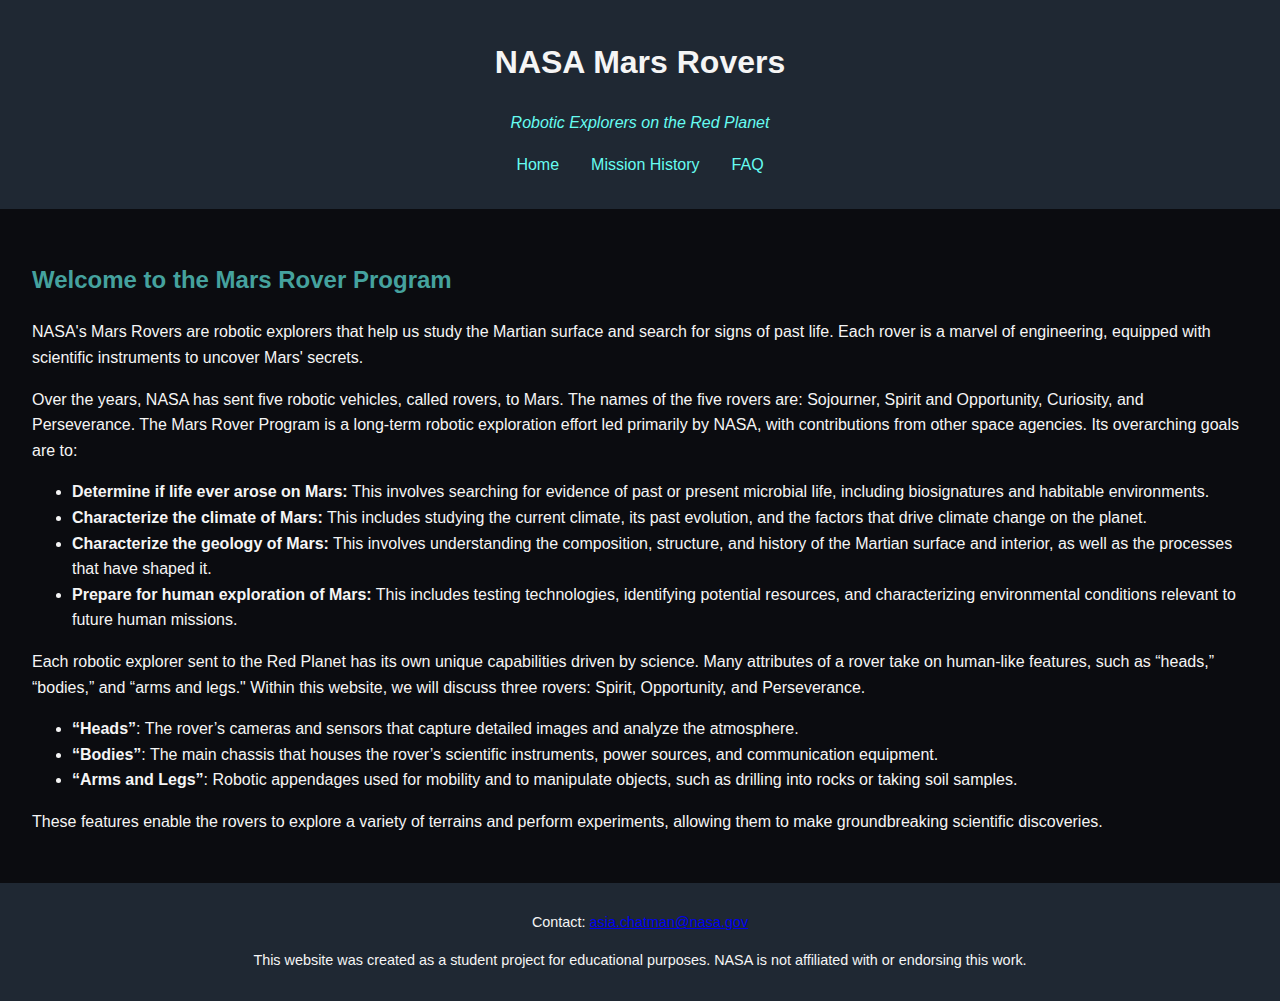
<file: Mars-Rover-Revise/index.html>
<!DOCTYPE html>
<html lang="en">
<head>
  <meta charset="UTF-8" />
  <meta name="viewport" content="width=device-width, initial-scale=1.0" />
  <meta name="description" content="Explore NASA's Mars Rover program including Spirit, Opportunity, and Perseverance." />
  <meta name="keywords" content="NASA, Mars Rovers, Spirit, Opportunity, Perseverance, Space Exploration" />
  <meta name="robots" content="noindex" />
  <meta name="author" content="Asia Chatman">
  <title>NASA Mars Rovers</title>
  <link rel="stylesheet" href="assets/css/style.css" />
</head>
<body>
  <header>
    <h1>NASA Mars Rovers</h1>
    <p class="tagline">Robotic Explorers on the Red Planet</p>
    <nav>
      <ul>
        <li><a href="index.html">Home</a></li>
        <li><a href="mission-history.html">Mission History</a></li>
        <li><a href="faq.html">FAQ</a></li>
      </ul>
    </nav>
  </header>
  <main>
    <section id="home">
      <h2>Welcome to the Mars Rover Program</h2>
      <p>NASA's Mars Rovers are robotic explorers that help us study the Martian surface and search for signs of past life. Each rover is a marvel of engineering, equipped with scientific instruments to uncover Mars' secrets.</p>
      <p>Over the years, NASA has sent five robotic vehicles, called rovers, to Mars. The names of the five rovers are: Sojourner, Spirit and Opportunity, Curiosity, and Perseverance. The Mars Rover Program is a long-term robotic exploration effort led primarily by NASA, with contributions from other space agencies. Its overarching goals are to:</p>
      <ul>
        <li><strong>Determine if life ever arose on Mars:</strong> This involves searching for evidence of past or present microbial life, including biosignatures and habitable environments.</li>
        <li><strong>Characterize the climate of Mars:</strong> This includes studying the current climate, its past evolution, and the factors that drive climate change on the planet.</li>
        <li><strong>Characterize the geology of Mars:</strong> This involves understanding the composition, structure, and history of the Martian surface and interior, as well as the processes that have shaped it.</li>
        <li><strong>Prepare for human exploration of Mars:</strong> This includes testing technologies, identifying potential resources, and characterizing environmental conditions relevant to future human missions.</li>
      </ul>
      <p>Each robotic explorer sent to the Red Planet has its own unique capabilities driven by science. Many attributes of a rover take on human-like features, such as “heads,” “bodies,” and “arms and legs." Within this website, we will discuss three rovers: Spirit, Opportunity, and Perseverance.</p>
     <ul>
        <li><strong>“Heads”</strong>: The rover’s cameras and sensors that capture detailed images and analyze the atmosphere.</li>
        <li><strong>“Bodies”</strong>: The main chassis that houses the rover’s scientific instruments, power sources, and communication equipment.</li>
        <li><strong>“Arms and Legs”</strong>: Robotic appendages used for mobility and to manipulate objects, such as drilling into rocks or taking soil samples.</li>
    </ul>

    <p>These features enable the rovers to explore a variety of terrains and perform experiments, allowing them to make groundbreaking scientific discoveries.</p>
    </section>
  </main>
  <footer>
    <p>Contact: <a href="mailto:asia.chatman@nasa.gov">asia.chatman@nasa.gov</a></p>
    <p>This website was created as a student project for educational purposes. NASA is not affiliated with or endorsing this work.</p>
  </footer>
</body>
</html>
</file>
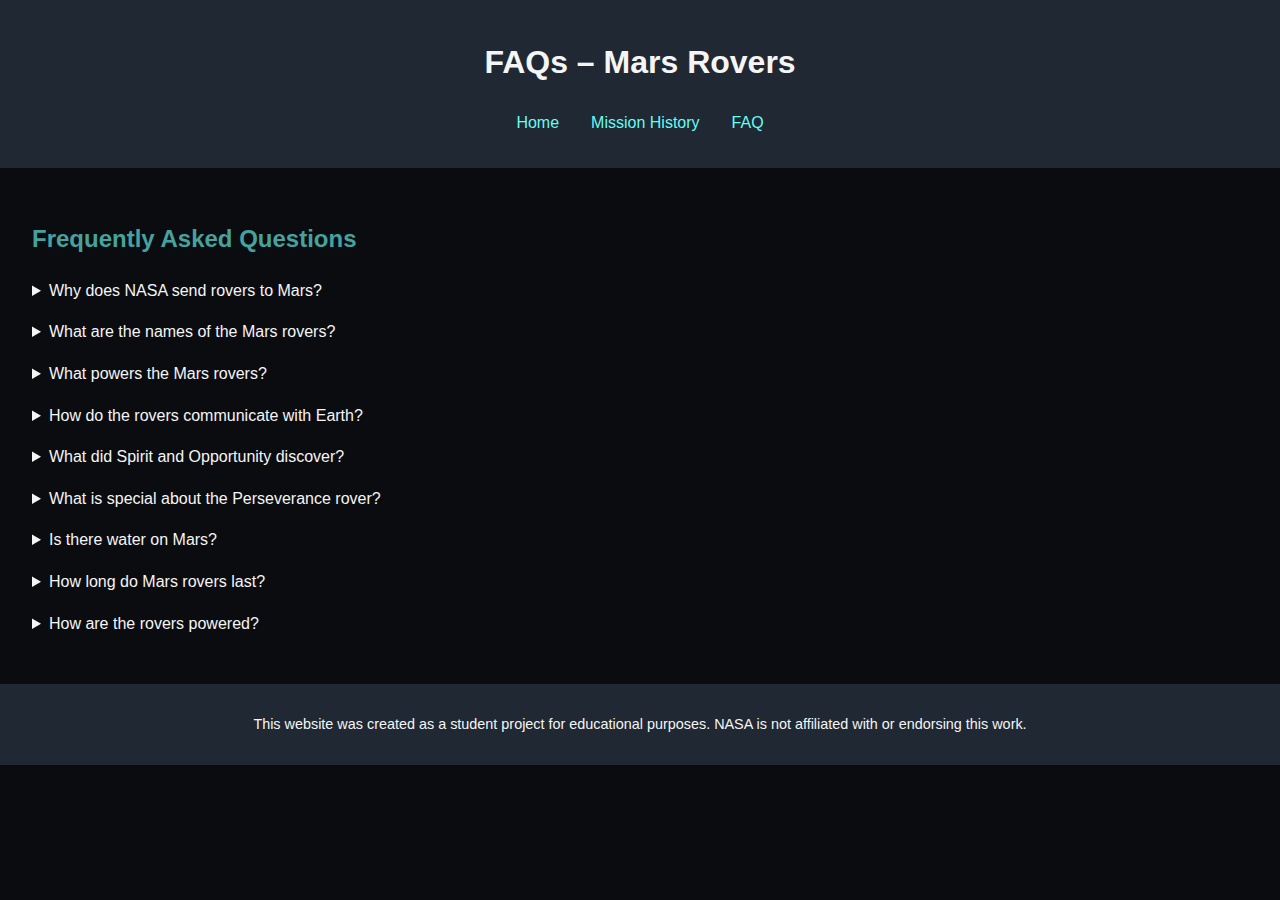
<file: Mars-Rover-Revise/faq.html>
<!DOCTYPE html>
<html lang="en">
<head>
  <meta charset="UTF-8" />
  <meta name="viewport" content="width=device-width, initial-scale=1.0" />
  <meta name="description" content="Frequently Asked Questions about NASA's Mars Rovers." />
  <meta name="keywords" content="NASA, Mars, Rovers, Questions" />
  <meta name="robots" content="noindex" />
  <meta name="author" content="Asia Chatman">
  <title>FAQ</title>
  <link rel="stylesheet" href="assets/css/style.css" />
</head>
<body>
  <header>
    <h1>FAQs – Mars Rovers</h1>
    <nav>
      <ul>
        <li><a href="index.html">Home</a></li>
        <li><a href="mission-history.html">Mission History</a></li>
        <li><a href="faq.html">FAQ</a></li>
      </ul>
    </nav>
  </header>
  <main>
    <section>
      <h2>Frequently Asked Questions</h2>
      <details>
        <summary>Why does NASA send rovers to Mars?</summary>
        <p>To explore Mars’ surface, climate, geology, search for life, and test technologies for future human exploration.</p>
      </details>
      <details>
        <summary>What are the names of the Mars rovers?</summary>
        <p>Sojourner, Spirit, Opportunity, Curiosity, and Perseverance.</p>
      </details>
      <details>
        <summary>What powers the Mars rovers?</summary>
        <p>Spirit and Opportunity used solar panels. Curiosity and Perseverance use nuclear power (RTG).</p>
      </details>
      <details>
        <summary>How do the rovers communicate with Earth?</summary>
        <p>Via orbiters and NASA’s Deep Space Network.</p>
      </details>
      <details>
        <summary>What did Spirit and Opportunity discover?</summary>
        <p>Evidence of water and minerals formed in wet conditions, suggesting Mars may have once supported life.</p>
      </details>
      <details>
        <summary>What is special about the Perseverance rover?</summary>
        <p>It is the most advanced rover, collecting samples, flying a drone, and testing oxygen production.</p>
      </details>
      <details>
        <summary>Is there water on Mars?</summary>
        <p>Not liquid on the surface, but signs of past water and polar ice have been found.</p>
      </details>
      <details>
        <summary>How long do Mars rovers last?</summary>
        <p>Planned lifespans vary, but many exceed expectations</p>
      </details>
      <details>
        <summary>How are the rovers powered?</summary>
        <p>Earlier rovers like Spirit and Opportunity used solar panels. Curiosity and Perseverance use nuclear power (RTG – Radioisotope Thermoelectric Generator).</p>
      </details>
    </section>
  </main>
  <footer>
    <p>This website was created as a student project for educational purposes. NASA is not affiliated with or endorsing this work.</p>
  </footer>
</body>
</html>
</file>
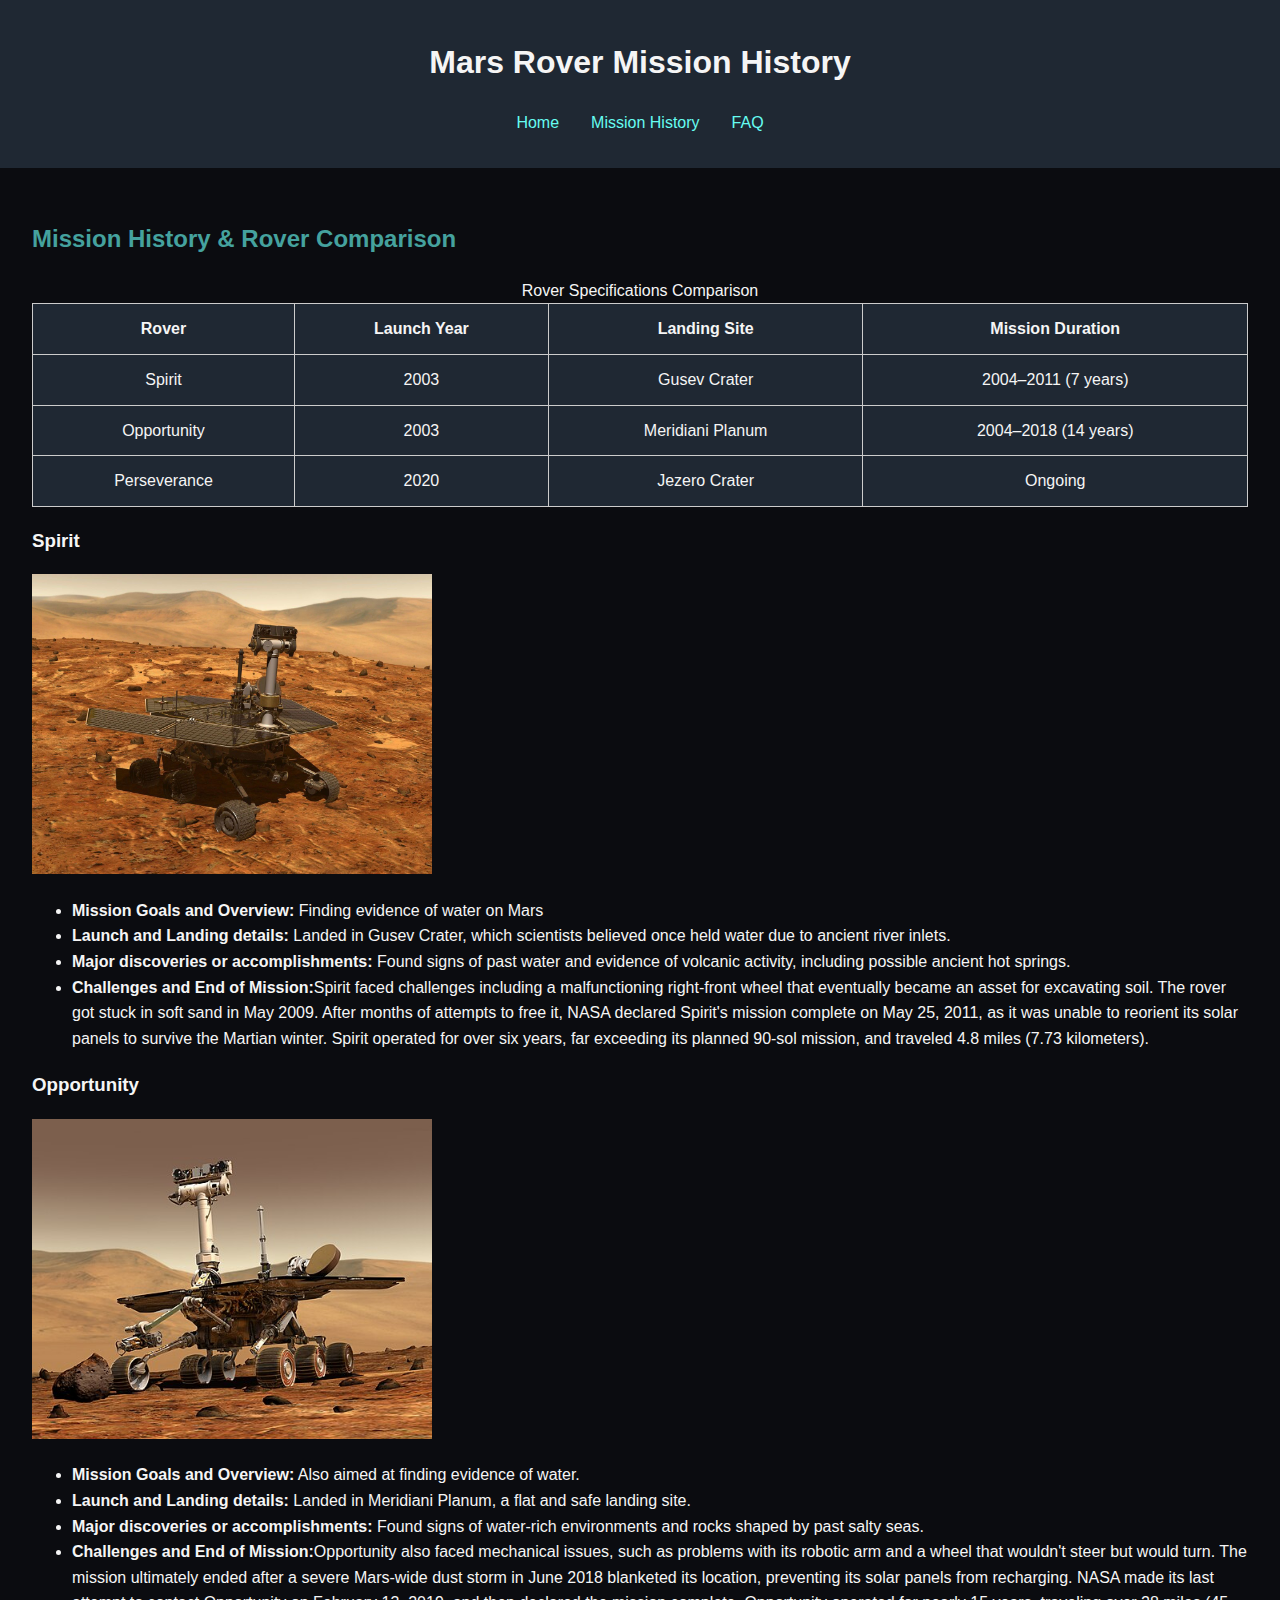
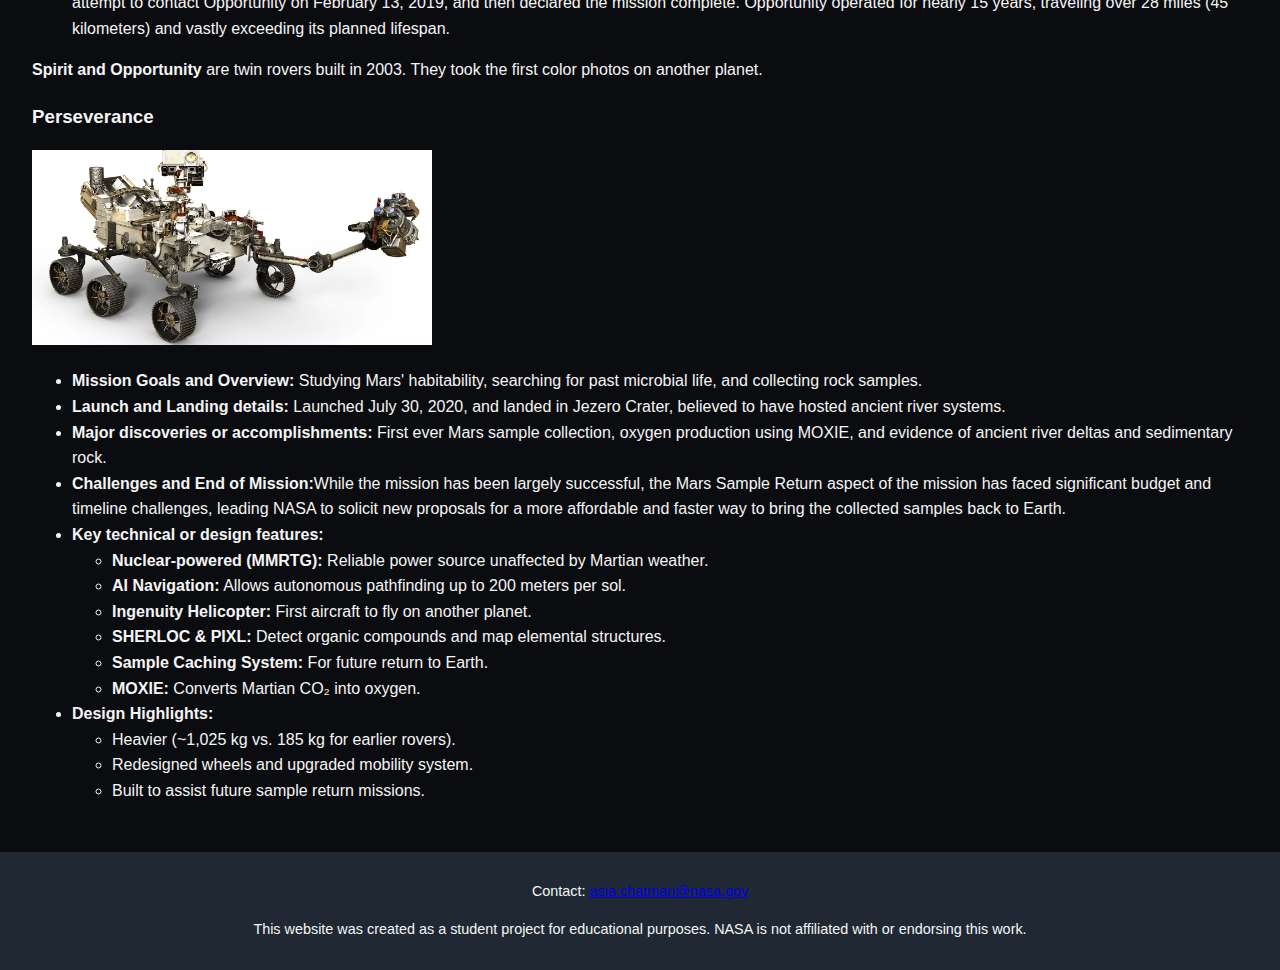
<file: Mars-Rover-Revise/mission-history.html>
<!DOCTYPE html>
<html lang="en">
<head>
  <meta charset="UTF-8" />
  <meta name="viewport" content="width=device-width, initial-scale=1.0" />
  <meta name="description" content="Details about the missions of NASA's Mars Rovers." />
  <meta name="keywords" content="NASA, Mars Rovers, Mission History" />
  <meta name="robots" content="noindex" />
  <meta name="author" content="Asia Chatman">
  <title>Mission History</title>
  <link rel="stylesheet" href="assets/css/style.css" />
</head>
<body>
  <header>
    <h1>Mars Rover Mission History</h1>
    <nav>
      <ul>
        <li><a href="index.html">Home</a></li>
        <li><a href="mission-history.html">Mission History</a></li>
        <li><a href="faq.html">FAQ</a></li>
      </ul>
    </nav>
  </header>
  <main>
    <section id="mission-history">
      <h2>Mission History & Rover Comparison</h2>
      <table>
        <caption>Rover Specifications Comparison</caption>
        <thead>
          <tr>
            <th>Rover</th>
            <th>Launch Year</th>
            <th>Landing Site</th>
            <th>Mission Duration</th>
          </tr>
        </thead>
        <tbody>
          <tr>
            <td>Spirit</td>
            <td>2003</td>
            <td>Gusev Crater</td>
            <td>2004–2011 (7 years)</td>
          </tr>
          <tr>
            <td>Opportunity</td>
            <td>2003</td>
            <td>Meridiani Planum</td>
            <td>2004–2018 (14 years)</td>
          </tr>
          <tr>
            <td>Perseverance</td>
            <td>2020</td>
            <td>Jezero Crater</td>
            <td>Ongoing</td>
          </tr>
        </tbody>
      </table>

      <article>
        <h3>Spirit</h3>
        <img src="assets/img/spirit.jpg" alt="Spirit rover on Mars" width="400" />
        <ul>
          <li><strong>Mission Goals and Overview:</strong> Finding evidence of water on Mars</li>
          <li><strong>Launch and Landing details:</strong> Landed in Gusev Crater, which scientists believed once held water due to ancient river inlets.</li>
          <li><strong>Major discoveries or accomplishments:</strong> Found signs of past water and evidence of volcanic activity, including possible ancient hot springs.</li>
          <li><strong>Challenges and End of Mission:</strong>Spirit faced challenges including a malfunctioning right-front wheel that eventually became an asset for excavating soil. The rover got stuck in soft sand in May 2009. After months of attempts to free it, NASA declared Spirit's mission complete on May 25, 2011, as it was unable to reorient its solar panels to survive the Martian winter. Spirit operated for over six years, far exceeding its planned 90-sol mission, and traveled 4.8 miles (7.73 kilometers).</li>         
        </ul>
      </article>

      <article>
        <h3>Opportunity</h3>
        <img src="assets/img/opportunity.jpg" alt="Opportunity rover on Mars" width="400" />
        <ul>
          <li><strong>Mission Goals and Overview:</strong> Also aimed at finding evidence of water.</li>
          <li><strong>Launch and Landing details:</strong> Landed in Meridiani Planum, a flat and safe landing site.</li>
          <li><strong>Major discoveries or accomplishments:</strong> Found signs of water-rich environments and rocks shaped by past salty seas.</li>
          <li><strong>Challenges and End of Mission:</strong>Opportunity also faced mechanical issues, such as problems with its robotic arm and a wheel that wouldn't steer but would turn. The mission ultimately ended after a severe Mars-wide dust storm in June 2018 blanketed its location, preventing its solar panels from recharging. NASA made its last attempt to contact Opportunity on February 13, 2019, and then declared the mission complete. Opportunity operated for nearly 15 years, traveling over 28 miles (45 kilometers) and vastly exceeding its planned lifespan.</li>   
        </ul>
      </article>

      <p><strong>Spirit and Opportunity</strong> are twin rovers built in 2003. They took the first color photos on another planet.</p>

      <article>
        <h3>Perseverance</h3>
        <img src="assets/img/perseverance.jpg" alt="Perseverance rover deploying Ingenuity drone" width="400" />
        <ul>
          <li><strong>Mission Goals and Overview:</strong> Studying Mars' habitability, searching for past microbial life, and collecting rock samples.</li>
          <li><strong>Launch and Landing details:</strong> Launched July 30, 2020, and landed in Jezero Crater, believed to have hosted ancient river systems.</li>
          <li><strong>Major discoveries or accomplishments:</strong> First ever Mars sample collection, oxygen production using MOXIE, and evidence of ancient river deltas and sedimentary rock.</li>
          <li><strong>Challenges and End of Mission:</strong>While the mission has been largely successful, the Mars Sample Return aspect of the mission has faced significant budget and timeline challenges, leading NASA to solicit new proposals for a more affordable and faster way to bring the collected samples back to Earth.   
</li> 
          <li><strong>Key technical or design features:</strong>
            <ul>
              <li><strong>Nuclear-powered (MMRTG):</strong> Reliable power source unaffected by Martian weather.</li>
              <li><strong>AI Navigation:</strong> Allows autonomous pathfinding up to 200 meters per sol.</li>
              <li><strong>Ingenuity Helicopter:</strong> First aircraft to fly on another planet.</li>
              <li><strong>SHERLOC & PIXL:</strong> Detect organic compounds and map elemental structures.</li>
              <li><strong>Sample Caching System:</strong> For future return to Earth.</li>
              <li><strong>MOXIE:</strong> Converts Martian CO₂ into oxygen.</li>
            </ul>
          </li>
          <li><strong>Design Highlights:</strong>
            <ul>
              <li>Heavier (~1,025 kg vs. 185 kg for earlier rovers).</li>
              <li>Redesigned wheels and upgraded mobility system.</li>
              <li>Built to assist future sample return missions.</li>
            </ul>
          </li>
        </ul>
      </article>
    </section>
  </main>
  <footer>
    <p>Contact: <a href="mailto:asia.chatman@nasa.gov">asia.chatman@nasa.gov</a></p>
    <p>This website was created as a student project for educational purposes. NASA is not affiliated with or endorsing this work.</p>
  </footer>
</body>
</html>
</file>
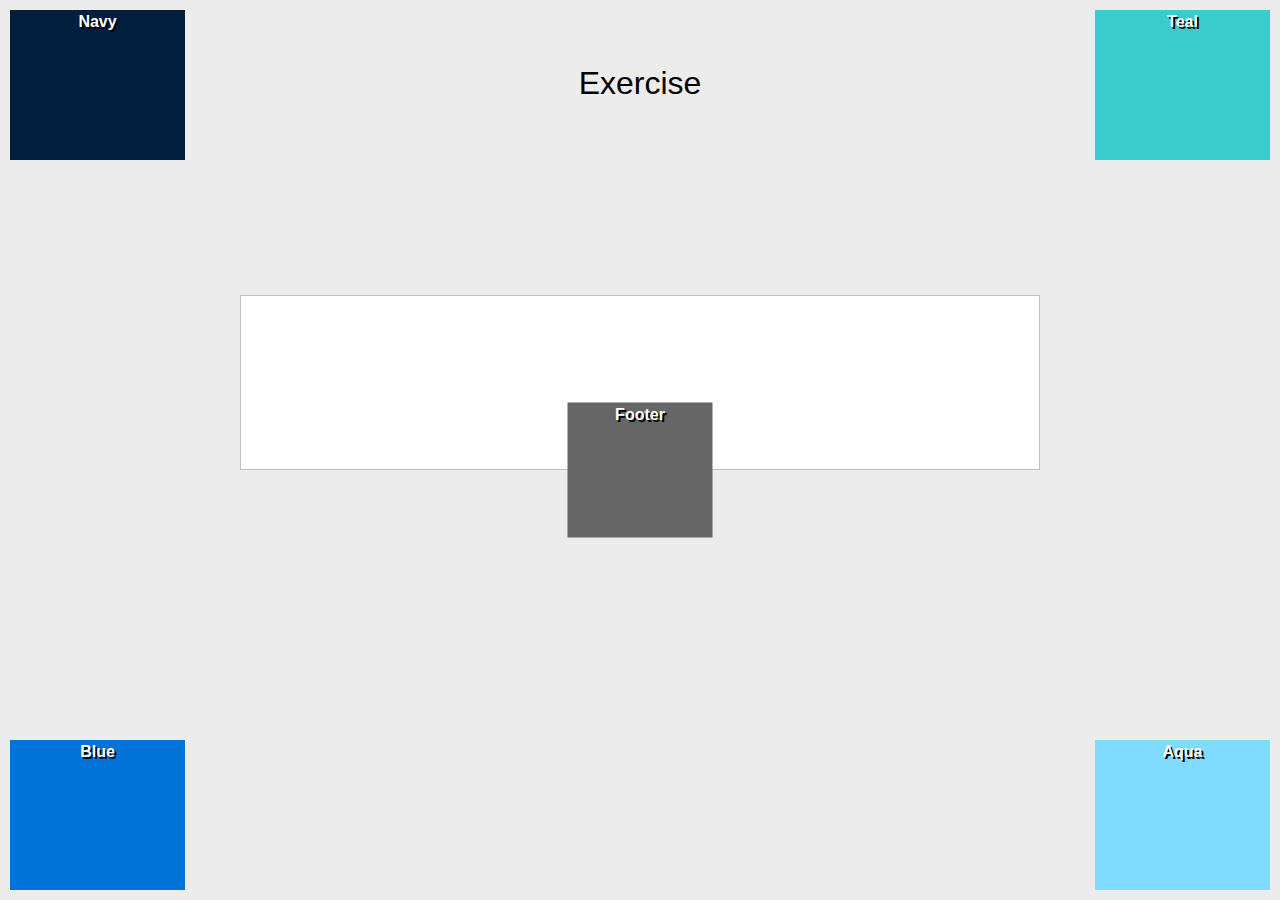
<file: positioning-lab/absolute-1.html>
<!DOCTYPE html>
<html lang="en">

<head>
  <meta charset="UTF-8">
  <meta http-equiv="X-UA-Compatible" content="IE=edge">
  <meta name="viewport" content="width=device-width, initial-scale=1.0">
  <title>Positioning Lab</title>
  <style type="text/css">
    /* ---------------Box Sizing----------------- */
    html {
      box-sizing: border-box;
    }
    *,
    *:before,
    *:after {
      box-sizing: inherit;
    }
    body {
      background-color: #ECECEC;
      font-weight: bold;
      font-family: Tahoma, Geneva, sans-serif;
      color: #FFF;
      text-align: center;
      line-height: 24px;
    }
    #wrapper {
      background-color: #FFF;
      border: 1px solid #c0c0c0;
      width: 800px;
      height: 175px;
      margin-right: auto;
      margin-left: auto;
      margin-top: 150px;
      text-shadow: 2px 2px #000;
    }
    #navy {
      background-color: #001f3f;
      width:175px;
      height:150px;
      margin:10px;
      position:absolute;
      top:0;
      left:0;
    }
    #teal {
      background-color: #39CCCC;
      background-color: #39CCCC;
      width:175px;
      height:150px;
      margin:10px;
      position:absolute;
      top:0;
      right:0;
    }
    #blue {
      background-color: #0074D9;
      width:175px;
      height:150px;
      margin:10px; 
      position:absolute;
      bottom:0;
      left:0;
    }
    #aqua {
      background-color: #7FDBFF;
      width:175px;
      height:150px;
      margin:10px;
      position:absolute;
      bottom:0;
      right:0;
    }
    #footer {
      background-color: #666;
      width:145px;
      height:135px;
      position:absolute;
      top: 50%;
      left: 50%;
      transform: translate(-50%, -50%);
      margin-top:20px
    }
    h1 {
      color: #000;
      font-weight: normal;
      padding: 50px;
    }
  </style>
</head>
<body>
  <h1>Exercise</h1>
  <section id="wrapper">
    <div id="navy">Navy</div>
    <div id="teal">Teal</div>
    <div id="blue">Blue</div>
    <div id="aqua">Aqua</div>
    <div id="footer">Footer</div>
  </section>
</body>

</html>
</file>
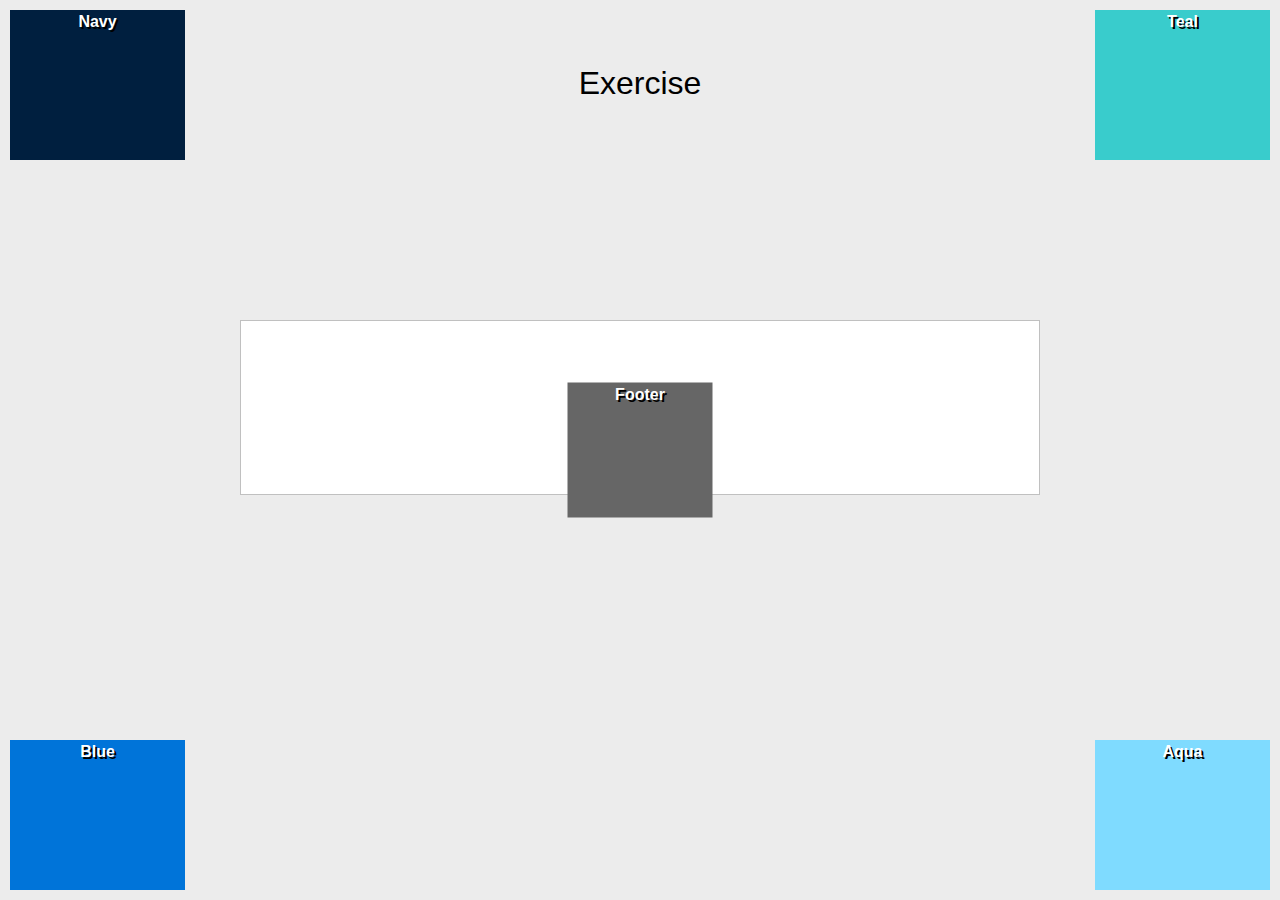
<file: Positioning-lab/absolute-1.html>
<!DOCTYPE html>
<html lang="en">

<head>
  <meta charset="UTF-8">
  <meta http-equiv="X-UA-Compatible" content="IE=edge">
  <meta name="viewport" content="width=device-width, initial-scale=1.0">
  <title>Positioning Lab</title>
  <style type="text/css">
    /* ---------------Box Sizing----------------- */
    html {
      box-sizing: border-box;
    }
    *,
    *:before,
    *:after {
      box-sizing: inherit;
    }
    body {
      background-color: #ECECEC;
      font-weight: bold;
      font-family: Tahoma, Geneva, sans-serif;
      color: #FFF;
      text-align: center;
      line-height: 24px;
    }
    #wrapper {
      background-color: #FFF;
      border: 1px solid #c0c0c0;
      width: 800px;
      height: 175px;
      margin-right: auto;
      margin-left: auto;
      margin-top: 175px;
      text-shadow: 2px 2px #000;
    }
    #navy {
      background-color: #001f3f;
      width:175px;
      height:150px;
      margin:10px;
      position:absolute;
      top:0;
      left:0;
    }
    #teal {
      background-color: #39CCCC;
      background-color: #39CCCC;
      width:175px;
      height:150px;
      margin:10px;
      position:absolute;
      top:0;
      right:0;
    }
    #blue {
      background-color: #0074D9;
      width:175px;
      height:150px;
      margin:10px; 
      position:absolute;
      bottom:0;
      left:0;
    }
    #aqua {
      background-color: #7FDBFF;
      width:175px;
      height:150px;
      margin:10px;
      position:absolute;
      bottom:0;
      right:0;
    }
    #footer {
      background-color: #666;
      width:145px;
      height:135px;
      position:absolute;
      top: 50%;
      left: 50%;
      transform: translate(-50%, -50%);
      margin-bottom: 150px;
    }
    h1 {
      color: #000;
      font-weight: normal;
      padding: 50px;
    }
  </style>
</head>
<body>
  <h1>Exercise</h1>
  <section id="wrapper">
    <div id="navy">Navy</div>
    <div id="teal">Teal</div>
    <div id="blue">Blue</div>
    <div id="aqua">Aqua</div>
    <div id="footer">Footer</div>
  </section>
</body>

</html>
</file>
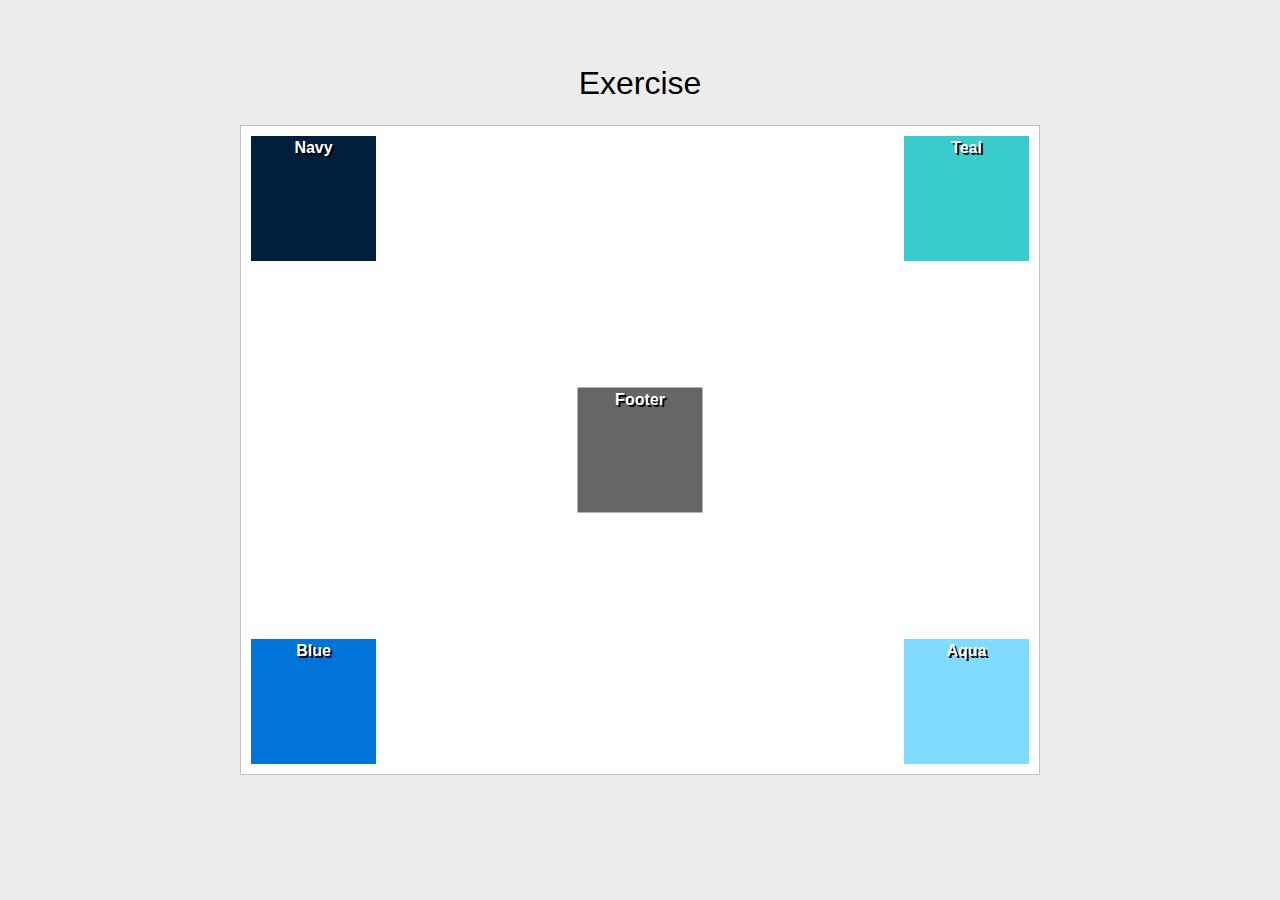
<file: Positioning-lab/absolute-2.html>
<!DOCTYPE html>
<html lang="en">

<head>
  <meta charset="UTF-8">
  <meta http-equiv="X-UA-Compatible" content="IE=edge">
  <meta name="viewport" content="width=device-width, initial-scale=1.0">
  <title>Positioning Lab</title>
  <style type="text/css">
    /* ---------------Box Sizing----------------- */
    html {
      box-sizing: border-box;
    }
    *,
    *:before,
    *:after {
      box-sizing: inherit;
    }
    body {
      background-color: #ECECEC;
      font-weight: bold;
      font-family: Tahoma, Geneva, sans-serif;
      color: #FFF;
      text-align: center;
      line-height: 24px;
    }
    #wrapper {
      background-color: #FFF;
      border: 1px solid #c0c0c0;
      width: 800px;
      height: 650px;
      margin-right: auto;
      margin-left: auto;
      text-shadow: 2px 2px #000;
      position:absolute;
      top: 50%;
      left: 50%;
      transform: translate(-50%, -50%);
  
    }
    #navy {
      background-color: #001f3f;
      width:125px;
      height:125px;
      margin:10px;
      position:absolute;
      top:0;
      left:0;
    }
    #teal {
      background-color: #39CCCC;
      width:125px;
      height:125px;
      margin:10px;
      position:absolute;
      top:0;
      right:0;
    }
    #blue {
      background-color: #0074D9;
      width:125px;
      height:125px;
      margin:10px; 
      position:absolute;
      bottom:0;
      left:0;
    }
    #aqua {
      background-color: #7FDBFF;
      width:125px;
      height:125px;
      margin:10px;
      position:absolute;
      bottom:0;
      right:0;
    }
    #footer {
      background-color: #666;
      width:125px;
      height:125px;
      position:absolute;
      top: 50%;
      left: 50%;
      transform: translate(-50%, -50%);
    }
    h1 {
      color: #000;
      font-weight: normal;
      padding: 50px;
    }
  </style>
</head>
<body>
  <h1>Exercise</h1>
  <section id="wrapper">
    <div id="navy">Navy</div>
    <div id="teal">Teal</div>
    <div id="blue">Blue</div>
    <div id="aqua">Aqua</div>
    <div id="footer">Footer</div>
  </section>
</body>

</html>
</file>
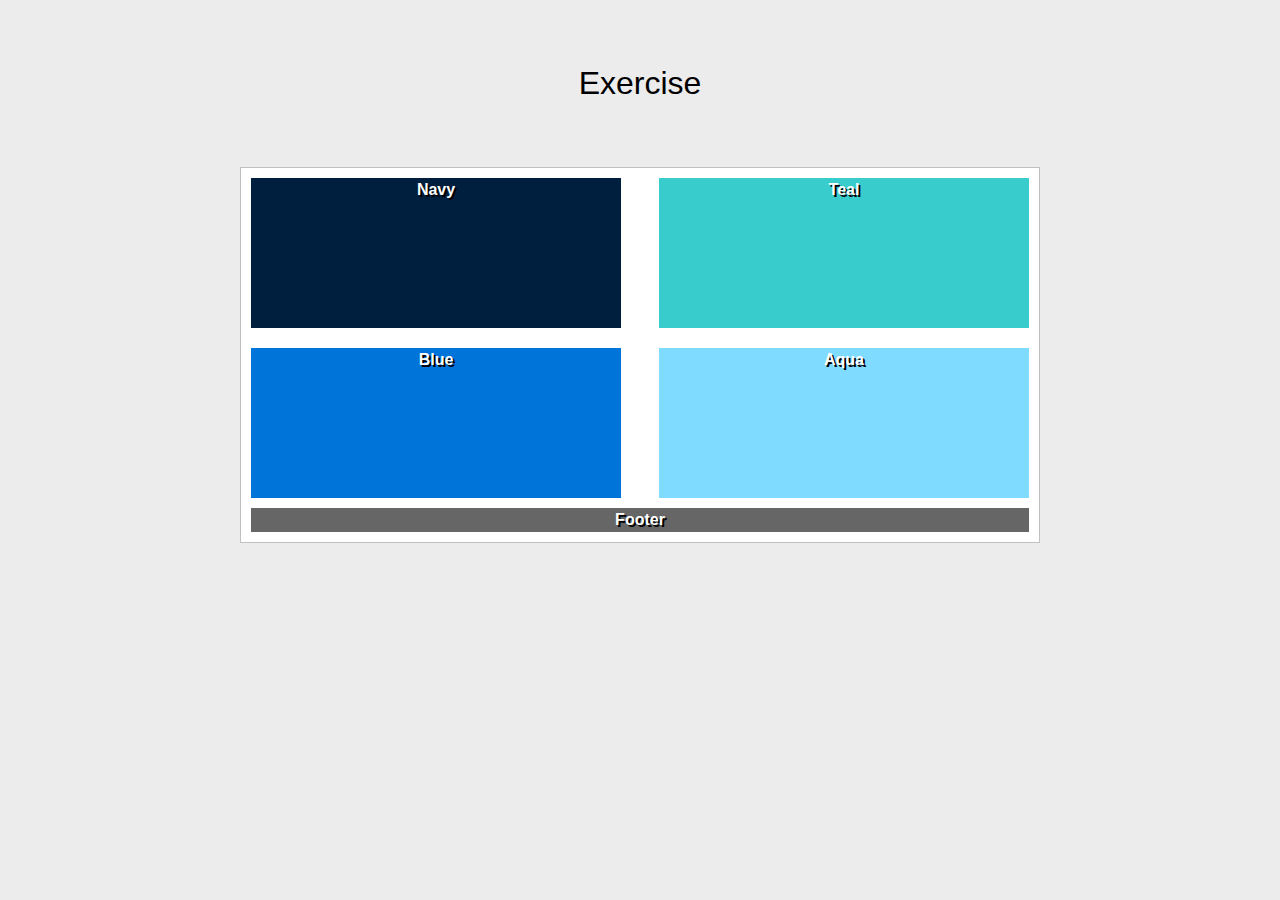
<file: Positioning-lab/float-1.html>
<!DOCTYPE html>
<html lang="en">

<head>
  <meta charset="UTF-8">
  <meta http-equiv="X-UA-Compatible" content="IE=edge">
  <meta name="viewport" content="width=device-width, initial-scale=1.0">
  <title>Positioning Lab</title>
  <style type="text/css">
    /* ---------------Box Sizing----------------- */
    html {
      box-sizing: border-box;
    }
    *,
    *:before,
    *:after {
      box-sizing: inherit;
    }
    body {
      background-color: #ECECEC;
      font-weight: bold;
      font-family: Tahoma, Geneva, sans-serif;
      color: #FFF;
      text-align: center;
      line-height: 24px;
    }
    #wrapper {
      background-color: #FFF;
      border: 1px solid #c0c0c0;
      width: 800px;
      margin-right: auto;
      margin-left: auto;
      text-shadow: 2px 2px #000;
    }
    #navy {
      background-color: #001f3f;
      width:370px;
      height:150px;
      float:left;
      margin:10px;
    }
    #teal {
      background-color: #39CCCC;
      width:370px;
      height:150px;
      float:right;
      margin:10px;
    }
    #blue {
      background-color: #0074D9;
      width:370px;
      height:150px;
      float:left;
      margin:10px;
    }
    #aqua {
      background-color: #7FDBFF;
      width:370px;
      height:150px;
      float:right;
      margin: 10px;
    }
    #footer {
      background-color: #666;
      clear:both;
      margin:10px;
    }
    h1 {
      color: #000;
      font-weight: normal;
      padding: 50px;
    }
  </style>
</head>
<body>
  <h1>Exercise</h1>
  <section id="wrapper">
    <div id="navy">Navy</div>
    <div id="teal">Teal</div>
    <div id="blue">Blue</div>
    <div id="aqua">Aqua</div>
    <div id="footer">Footer</div>
  </section>
</body>

</html>
</file>
<file: Mars-Rover-Revise/assets/css/style.css>
body {
  font-family: Arial, sans-serif;
  line-height: 1.6;
  background-color: #0b0c10;
  color: #f5f5f5;
  margin: 0;
  padding: 0;
}

header {
  background-color: #1f2833;
  background-image: url("https://science.nasa.gov/wp-content/uploads/2023/04/272_MarsInSight_poster-jpg.webp");
  padding: 1em;
  text-align: center;
}

.tagline {
  font-style: italic;
  color: #66fcf1;
}

nav ul {
  list-style: none;
  padding: 0;
  display: flex;
  justify-content: center;
  gap: 2rem;
}

nav a {
  color: #66fcf1;
  text-decoration: none;
}

section {
  padding: 2em;
}

h2 {
  color: #45a29e;
}

table {
  width: 100%;
  border-collapse: collapse;
  margin-top: 1em;
}

table, th, td {
  border: 1px solid #ccc;
}

th, td {
  padding: 0.75em;
  text-align: center;
  background-color: #1f2833;
}

details {
  margin-bottom: 1em;
}

footer {
  background: #1f2833;
  padding: 1em;
  text-align: center;
  font-size: 0.9em;
}
</file>
